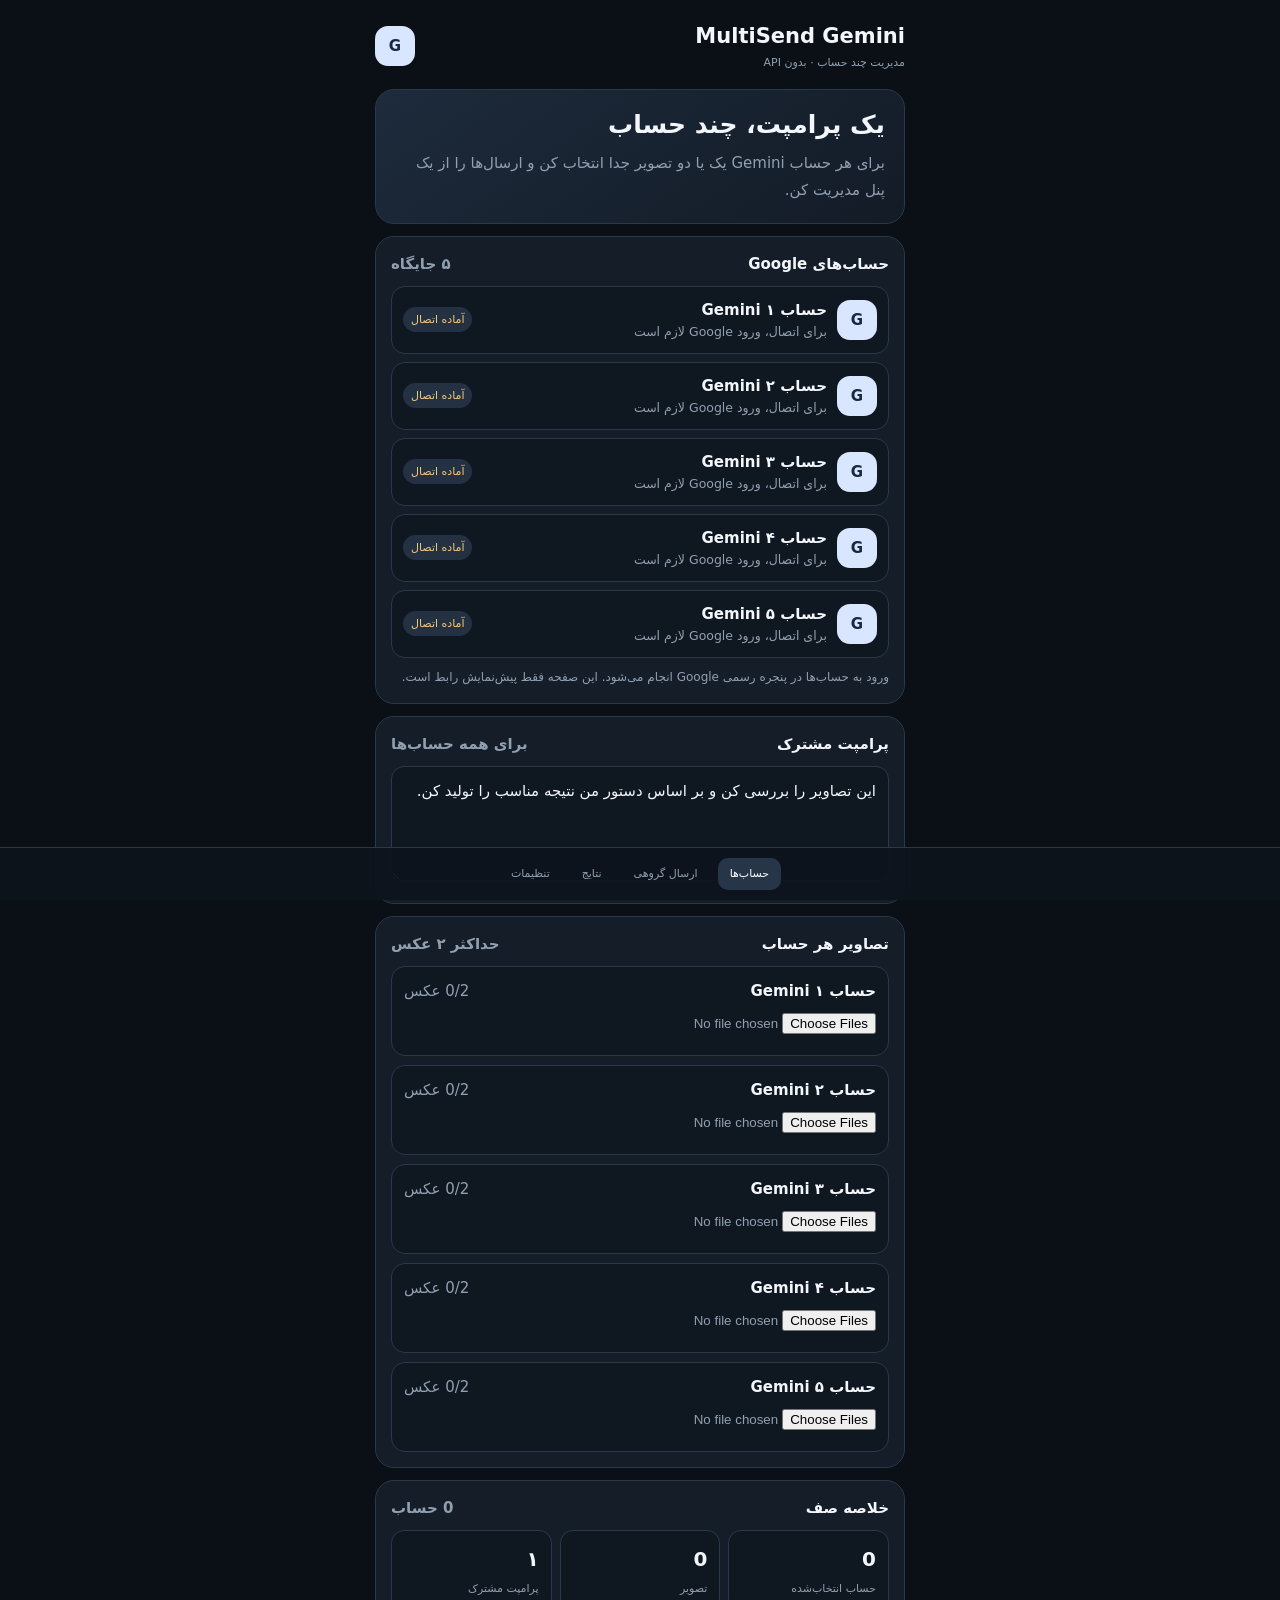
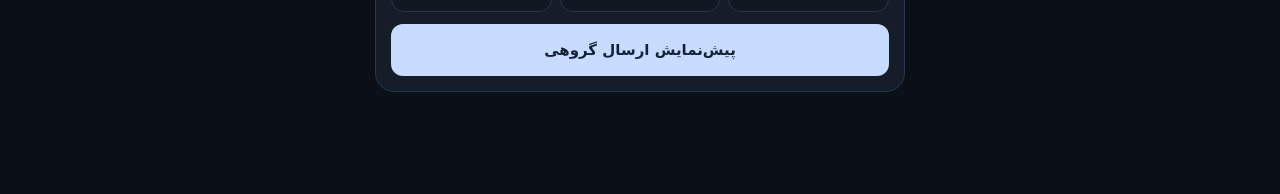
<file: prototype/index.html>
<!doctype html>
<html lang="fa" dir="rtl">
<head>
<meta charset="utf-8">
<meta name="viewport" content="width=device-width,initial-scale=1,viewport-fit=cover">
<title>MultiSend Gemini — UI Preview</title>
<style>
:root{--bg:#0b1016;--panel:#141d28;--panel2:#0f1721;--line:#29394b;--text:#f3f6fb;--muted:#91a0b1;--accent:#c8dcff;--green:#80e0a6;--yellow:#f1c979}*{box-sizing:border-box}body{margin:0;background:var(--bg);color:var(--text);font:15px/1.6 system-ui,sans-serif}.app{max-width:560px;margin:auto;padding:20px 15px 90px}.top{display:flex;justify-content:space-between;align-items:center;margin-bottom:18px}.brand{font-weight:850;font-size:21px}.brand small{display:block;color:var(--muted);font-size:11px;font-weight:500}.mark,.g{width:40px;height:40px;display:grid;place-items:center;border-radius:13px;background:#d8e6ff;color:#17283f;font-weight:900}.card{background:var(--panel);border:1px solid var(--line);border-radius:19px;padding:15px;margin:12px 0}.hero{padding:19px;background:linear-gradient(145deg,#1d2b3c,#131b26)}h1{font-size:25px;line-height:1.3;margin:0 0 8px}p,.muted,small{color:var(--muted)}p{margin:0;line-height:1.8}.head{display:flex;justify-content:space-between;align-items:center;gap:8px;font-weight:800;margin-bottom:10px}.account{display:flex;align-items:center;gap:10px;padding:11px;background:var(--panel2);border:1px solid var(--line);border-radius:14px;margin-top:8px}.account .info{flex:1}.account small{display:block}.status{font-size:11px;padding:4px 8px;background:#233142;border-radius:20px;color:var(--yellow)}button{border:0;border-radius:12px;padding:11px 14px;font:inherit;font-weight:750;cursor:pointer}.soft{background:#263547;color:var(--text)}.primary{background:var(--accent);color:#142238;width:100%;margin-top:12px;padding:14px}.danger{background:#602b31;color:#ffe8e8}textarea{width:100%;min-height:115px;background:var(--panel2);border:1px solid var(--line);border-radius:13px;padding:12px;color:var(--text);font:inherit;resize:vertical}.assignment{padding:12px;background:var(--panel2);border:1px solid var(--line);border-radius:14px;margin-top:9px}.assignment-head{display:flex;justify-content:space-between;gap:8px}.assignment input{width:100%;margin-top:10px;color:var(--muted)}.previews{display:flex;gap:7px;flex-wrap:wrap;margin-top:8px}.previews img{width:70px;height:70px;object-fit:cover;border-radius:10px}.note{font-size:12px;line-height:1.8;color:var(--muted);margin-top:9px}.summary{display:grid;grid-template-columns:repeat(3,1fr);gap:8px}.stat{background:var(--panel2);border:1px solid var(--line);border-radius:13px;padding:12px}.stat b{font-size:20px;display:block}.stat small{font-size:11px}.nav{position:fixed;bottom:0;left:0;right:0;background:#0d141dec;border-top:1px solid var(--line);display:flex;justify-content:center;gap:8px;padding:10px}.nav span{font-size:11px;color:var(--muted);padding:7px 12px}.nav span.active{background:#263547;border-radius:10px;color:white}.toast{display:none;padding:12px;background:#24364b;border:1px solid #49627f;border-radius:12px;margin-top:10px;font-size:13px}.toast.show{display:block}
</style>
</head>
<body>
<main class="app">
<header class="top"><div class="brand">MultiSend Gemini<small>مدیریت چند حساب · بدون API</small></div><div class="mark">G</div></header>
<section class="card hero"><h1>یک پرامپت، چند حساب</h1><p>برای هر حساب Gemini یک یا دو تصویر جدا انتخاب کن و ارسال‌ها را از یک پنل مدیریت کن.</p></section>
<section class="card"><div class="head"><span>حساب‌های Google</span><span class="muted">۵ جایگاه</span></div><div id="accounts"></div><p class="note">ورود به حساب‌ها در پنجره رسمی Google انجام می‌شود. این صفحه فقط پیش‌نمایش رابط است.</p></section>
<section class="card"><div class="head"><span>پرامپت مشترک</span><span class="muted">برای همه حساب‌ها</span></div><textarea id="prompt">این تصاویر را بررسی کن و بر اساس دستور من نتیجه مناسب را تولید کن.</textarea></section>
<section class="card"><div class="head"><span>تصاویر هر حساب</span><span class="muted">حداکثر ۲ عکس</span></div><div id="assignments"></div></section>
<section class="card"><div class="head"><span>خلاصه صف</span><span id="count" class="muted">۰ حساب</span></div><div class="summary"><div class="stat"><b id="accountN">۰</b><small>حساب انتخاب‌شده</small></div><div class="stat"><b id="imageN">۰</b><small>تصویر</small></div><div class="stat"><b>۱</b><small>پرامپت مشترک</small></div></div><button class="primary" id="start">پیش‌نمایش ارسال گروهی</button><div class="toast" id="toast">این یک پیش‌نمایش نمایشی است؛ ارسال واقعی در نسخه Browser Manager انجام می‌شود.</div></section>
</main>
<nav class="nav"><span class="active">حساب‌ها</span><span>ارسال گروهی</span><span>نتایج</span><span>تنظیمات</span></nav>
<script>
const names=['حساب Gemini ۱','حساب Gemini ۲','حساب Gemini ۳','حساب Gemini ۴','حساب Gemini ۵'];
const chosen={};
const accountRoot=document.querySelector('#accounts'),assignRoot=document.querySelector('#assignments');
accountRoot.innerHTML=names.map((name,i)=>'<div class="account"><div class="g">G</div><div class="info"><b>'+name+'</b><small>برای اتصال، ورود Google لازم است</small></div><span class="status">آماده اتصال</span></div>').join('');
function render(){assignRoot.innerHTML=names.map((name,i)=>{const files=chosen[i]||[];return '<div class="assignment"><div class="assignment-head"><b>'+name+'</b><span class="muted">'+files.length+'/2 عکس</span></div><input type="file" accept="image/*" multiple data-id="'+i+'"><div class="previews">'+files.map(f=>'<img src="'+URL.createObjectURL(f)+'">').join('')+'</div></div>';}).join('');assignRoot.querySelectorAll('input').forEach(input=>input.addEventListener('change',()=>{chosen[input.dataset.id]=[...input.files].slice(0,2);render();update();}));update();}
function update(){let a=Object.values(chosen).filter(x=>x.length).length;let n=Object.values(chosen).reduce((s,x)=>s+x.length,0);document.querySelector('#count').textContent=a+' حساب';document.querySelector('#accountN').textContent=a;document.querySelector('#imageN').textContent=n;}
document.querySelector('#start').addEventListener('click',()=>{if(!document.querySelector('#prompt').value.trim())return alert('پرامپت را بنویس.');if(!Object.values(chosen).some(x=>x.length))return alert('برای حداقل یک حساب عکس انتخاب کن.');document.querySelector('#toast').classList.add('show');});
render();
</script>
</body>
</html>
</file>
